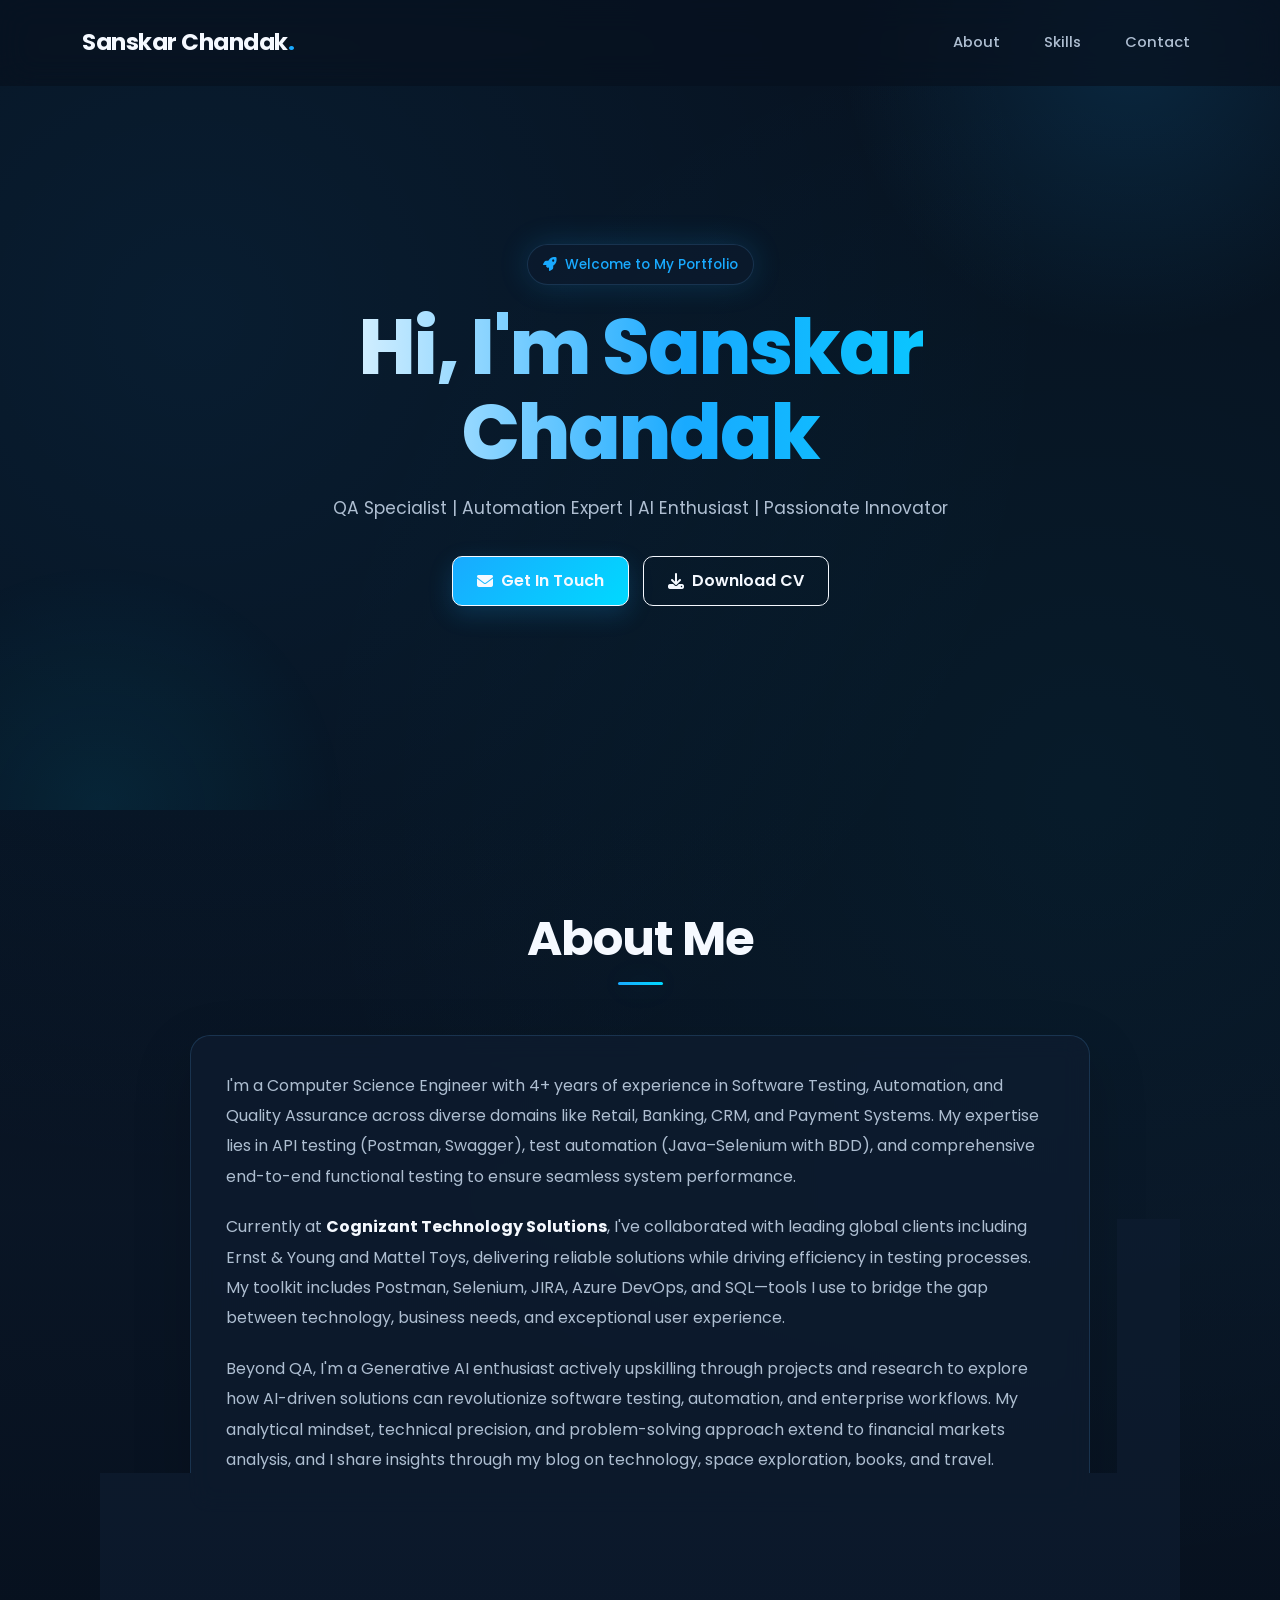
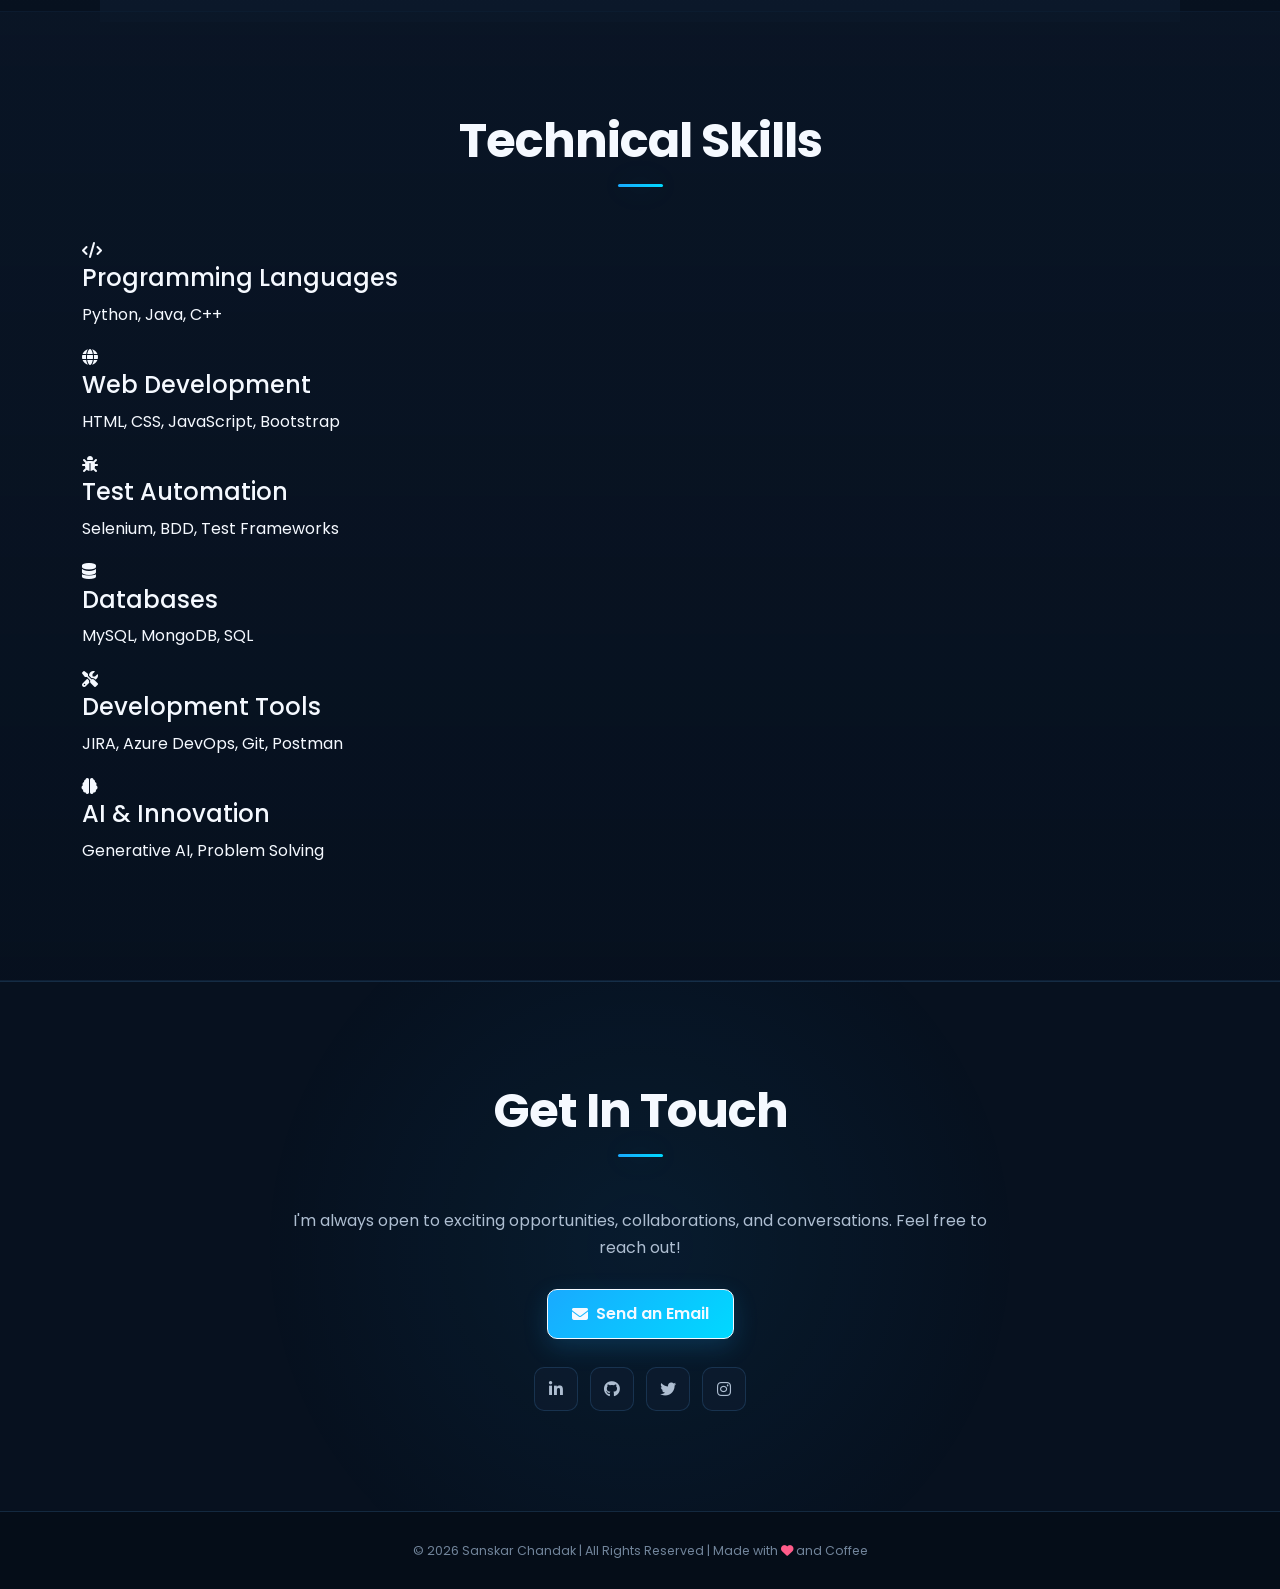
<file: Index.html>
<!DOCTYPE html>
<html lang="en">
<head>
    <meta charset="UTF-8">
    <meta name="viewport" content="width=device-width, initial-scale=1">
    <title>Sanskar Chandak | QA Specialist & AI Enthusiast</title>
    <link rel="stylesheet" href="https://cdn.jsdelivr.net/npm/bootstrap@5.3.0/dist/css/bootstrap.min.css">
    <link rel="stylesheet" href="https://cdnjs.cloudflare.com/ajax/libs/font-awesome/6.4.0/css/all.min.css">
    <link href="https://fonts.googleapis.com/css2?family=Poppins:wght@300;400;600;700;800&family=Playfair+Display:wght@700;800&display=swap" rel="stylesheet">
    <link rel="apple-touch-icon" href="assets/images/icon.png" sizes="32x32">
    <link rel="stylesheet" href="assets/css/main.css">
    <meta name="description" content="QA Specialist & AI Enthusiast with 4.2+ years of experience in software testing and automation.">
    <meta name="keywords" content="QA Specialist, Software Testing, Test Automation, AI, Machine Learning">
    <meta name="author" content="Sanskar Chandak">
</head>
<body>

    <!-- NAVBAR / HEADER -->
    <nav class="navbar navbar-expand-lg">
        <div class="container">
            <!-- <a class="navbar-brand" href="#top"><i class="fas fa-code">Sanskar Chandak</i></a> -->
             <a class="navbar-brand" href="#top">Sanskar Chandak</a>
            <button class="navbar-toggler" type="button" data-bs-toggle="collapse" data-bs-target="#navbarNav" aria-controls="navbarNav" aria-expanded="false" aria-label="Toggle navigation">
                <span class="navbar-toggler-icon"></span>
            </button>
            <div class="collapse navbar-collapse" id="navbarNav">
                <ul class="navbar-nav ms-auto">
                    <li class="nav-item"><a class="nav-link" name="about" href="#about">About</a></li>
                    <li class="nav-item"><a class="nav-link" name="skills" href="#skills">Skills</a></li>
                    <li class="nav-item"><a class="nav-link" name="contact" href="#contact">Contact</a></li>
                </ul>
            </div>
        </div>
    </nav>

    <!-- HERO SECTION -->
    <section class="hero" id="top">
        <div class="container">
            <div class="hero-subtitle reveal">
                <i class="fas fa-rocket"></i> Welcome to My Portfolio
            </div>
            <h1 class="reveal">Hi, I'm Sanskar Chandak</h1>
            <p class="reveal">QA Specialist | Automation Expert | AI Enthusiast | Passionate Innovator</p>
            
            <div class="cta-buttons">
                <a href="#contact" class="btn btn-primary-custom reveal">
                    <i class="fas fa-envelope"></i> Get In Touch
                </a>
                <a href="assets/docs/Sanskar_chandak_resume.pdf" class="btn btn-secondary-custom reveal" name="download" download>
                    <i class="fas fa-download"></i> Download CV
                </a>
            </div>
        </div>
    </section>

    <!-- ABOUT SECTION -->
    <section id="about" class="about-section">
        <div class="container">
            <h2 class="section-title reveal">About Me</h2>
            <div class="about">
                <p class="reveal">
                    I'm a Computer Science Engineer with 4+ years of experience in Software Testing, Automation, and Quality Assurance across diverse domains like Retail, Banking, CRM, and Payment Systems. My expertise lies in API testing (Postman, Swagger), test automation (Java–Selenium with BDD), and comprehensive end-to-end functional testing to ensure seamless system performance.
                </p>
                <p class="reveal">
                    Currently at <strong>Cognizant Technology Solutions</strong>, I've collaborated with leading global clients including Ernst & Young and Mattel Toys, delivering reliable solutions while driving efficiency in testing processes. My toolkit includes Postman, Selenium, JIRA, Azure DevOps, and SQL—tools I use to bridge the gap between technology, business needs, and exceptional user experience.
                </p>
                <p class="reveal">
                    Beyond QA, I'm a Generative AI enthusiast actively upskilling through projects and research to explore how AI-driven solutions can revolutionize software testing, automation, and enterprise workflows. My analytical mindset, technical precision, and problem-solving approach extend to financial markets analysis, and I share insights through my blog on technology, space exploration, books, and travel.
                </p>
            </div>
        </div>
    </section>

    <!-- SKILLS SECTION -->
    <section id="skills" class="skills">
        <div class="container">
            <h2 class="section-title reveal">Technical Skills</h2>
            <div class="skills-container">
                <div class="skill-card reveal">
                    <i class="fas fa-code skill-icon"></i>
                    <h4>Programming Languages</h4>
                    <p>Python, Java, C++</p>
                </div>
                <div class="skill-card reveal">
                    <i class="fas fa-globe skill-icon"></i>
                    <h4>Web Development</h4>
                    <p>HTML, CSS, JavaScript, Bootstrap</p>
                </div>
                <div class="skill-card reveal">
                    <i class="fas fa-bug skill-icon"></i>
                    <h4>Test Automation</h4>
                    <p>Selenium, BDD, Test Frameworks</p>
                </div>
                <div class="skill-card reveal">
                    <i class="fas fa-database skill-icon"></i>
                    <h4>Databases</h4>
                    <p>MySQL, MongoDB, SQL</p>
                </div>
                <div class="skill-card reveal">
                    <i class="fas fa-tools skill-icon"></i>
                    <h4>Development Tools</h4>
                    <p>JIRA, Azure DevOps, Git, Postman</p>
                </div>
                <div class="skill-card reveal">
                    <i class="fas fa-brain skill-icon"></i>
                    <h4>AI & Innovation</h4>
                    <p>Generative AI, Problem Solving</p>
                </div>
            </div>
        </div>
    </section>

    <!-- CONTACT SECTION -->
    <section id="contact" class="contact">
        <div class="container">
            <h2 class="section-title reveal">Get In Touch</h2>
            <div class="contact-content">
                <p class="reveal">I'm always open to exciting opportunities, collaborations, and conversations. Feel free to reach out!</p>
                
                <a href="mailto:connectwithsanskar@gmail.com" class="btn btn-primary-custom reveal">
                    <i class="fas fa-envelope" name="contact"></i> Send an Email
                </a>

                <div class="social-links">
                    <a href="https://www.linkedin.com/in/sanskarchandak/" target="sanskar's LinkedIn" class="social-icon reveal" title="LinkedIn">
                        <i class="fab fa-linkedin-in"></i>
                    </a>
                    <a href="https://github.com/sanskarchandak" target="sanskar's GitHub" class="social-icon reveal" title="GitHub">
                        <i class="fab fa-github"></i>
                    </a>
                    <a href="https://twitter.com" target="_blank" class="social-icon reveal" title="Twitter">
                        <i class="fab fa-twitter"></i>
                    </a>
                    <a href="https://instagram.com" target="_blank" class="social-icon reveal" title="Instagram">
                        <i class="fab fa-instagram"></i>
                    </a>
                </div>
            </div>
        </div>
    </section>

    <!-- FOOTER -->
    <footer class="footer">
        <p>&copy; <span id="year"></span> Sanskar Chandak | All Rights Reserved | Made with <i class="fas fa-heart"></i> and Coffee</p>
    </footer>

    <script src="https://cdn.jsdelivr.net/npm/bootstrap@5.3.0/dist/js/bootstrap.bundle.min.js"></script>

    <script>
        // ===== DYNAMIC COPYRIGHT YEAR =====
        document.addEventListener('DOMContentLoaded', function() {
            const yearSpan = document.getElementById('year');
            if (yearSpan) {
                yearSpan.textContent = new Date().getFullYear();
            }
        });

        // ===== NAVBAR SCROLL DETECTION =====
        const navbar = document.querySelector('.navbar');
        let lastScrollY = 0;

        window.addEventListener('scroll', function() {
            lastScrollY = window.scrollY;
            if (lastScrollY > 50) {
                navbar.classList.add('scrolled');
            } else {
                navbar.classList.remove('scrolled');
            }
        });

        // ===== SCROLL REVEAL ANIMATION =====
        const revealElements = document.querySelectorAll('.reveal');

        const revealOnScroll = () => {
            revealElements.forEach((element) => {
                const topOfElement = element.getBoundingClientRect().top;
                const bottomOfElement = element.getBoundingClientRect().bottom;

                // If element is visible in viewport
                if (topOfElement < window.innerHeight && bottomOfElement > 0) {
                    element.classList.add('active');
                }
            });
        };

        // Trigger on page load
        window.addEventListener('load', revealOnScroll);
        
        // Trigger on scroll (throttled for performance)
        let ticking = false;
        window.addEventListener('scroll', function() {
            if (!ticking) {
                window.requestAnimationFrame(revealOnScroll);
                ticking = true;
                setTimeout(() => {
                    ticking = false;
                }, 100);
            }
        });

        // ===== SMOOTH NAVIGATION ACTIVE LINK =====
        const navLinks = document.querySelectorAll('.nav-link');

        navLinks.forEach(link => {
            link.addEventListener('click', function(e) {
                // Remove active class from all links
                navLinks.forEach(l => l.classList.remove('active'));
                // Add active class to clicked link
                this.classList.add('active');
            });
        });

        // ===== NAVBAR CLOSE ON LINK CLICK (Mobile) =====
        const navbarCollapse = document.querySelector('.navbar-collapse');
        navLinks.forEach(link => {
            link.addEventListener('click', function() {
                if (navbarCollapse.classList.contains('show')) {
                    document.querySelector('.navbar-toggler').click();
                }
            });
        });
    </script>

</body>
</html>
</file>
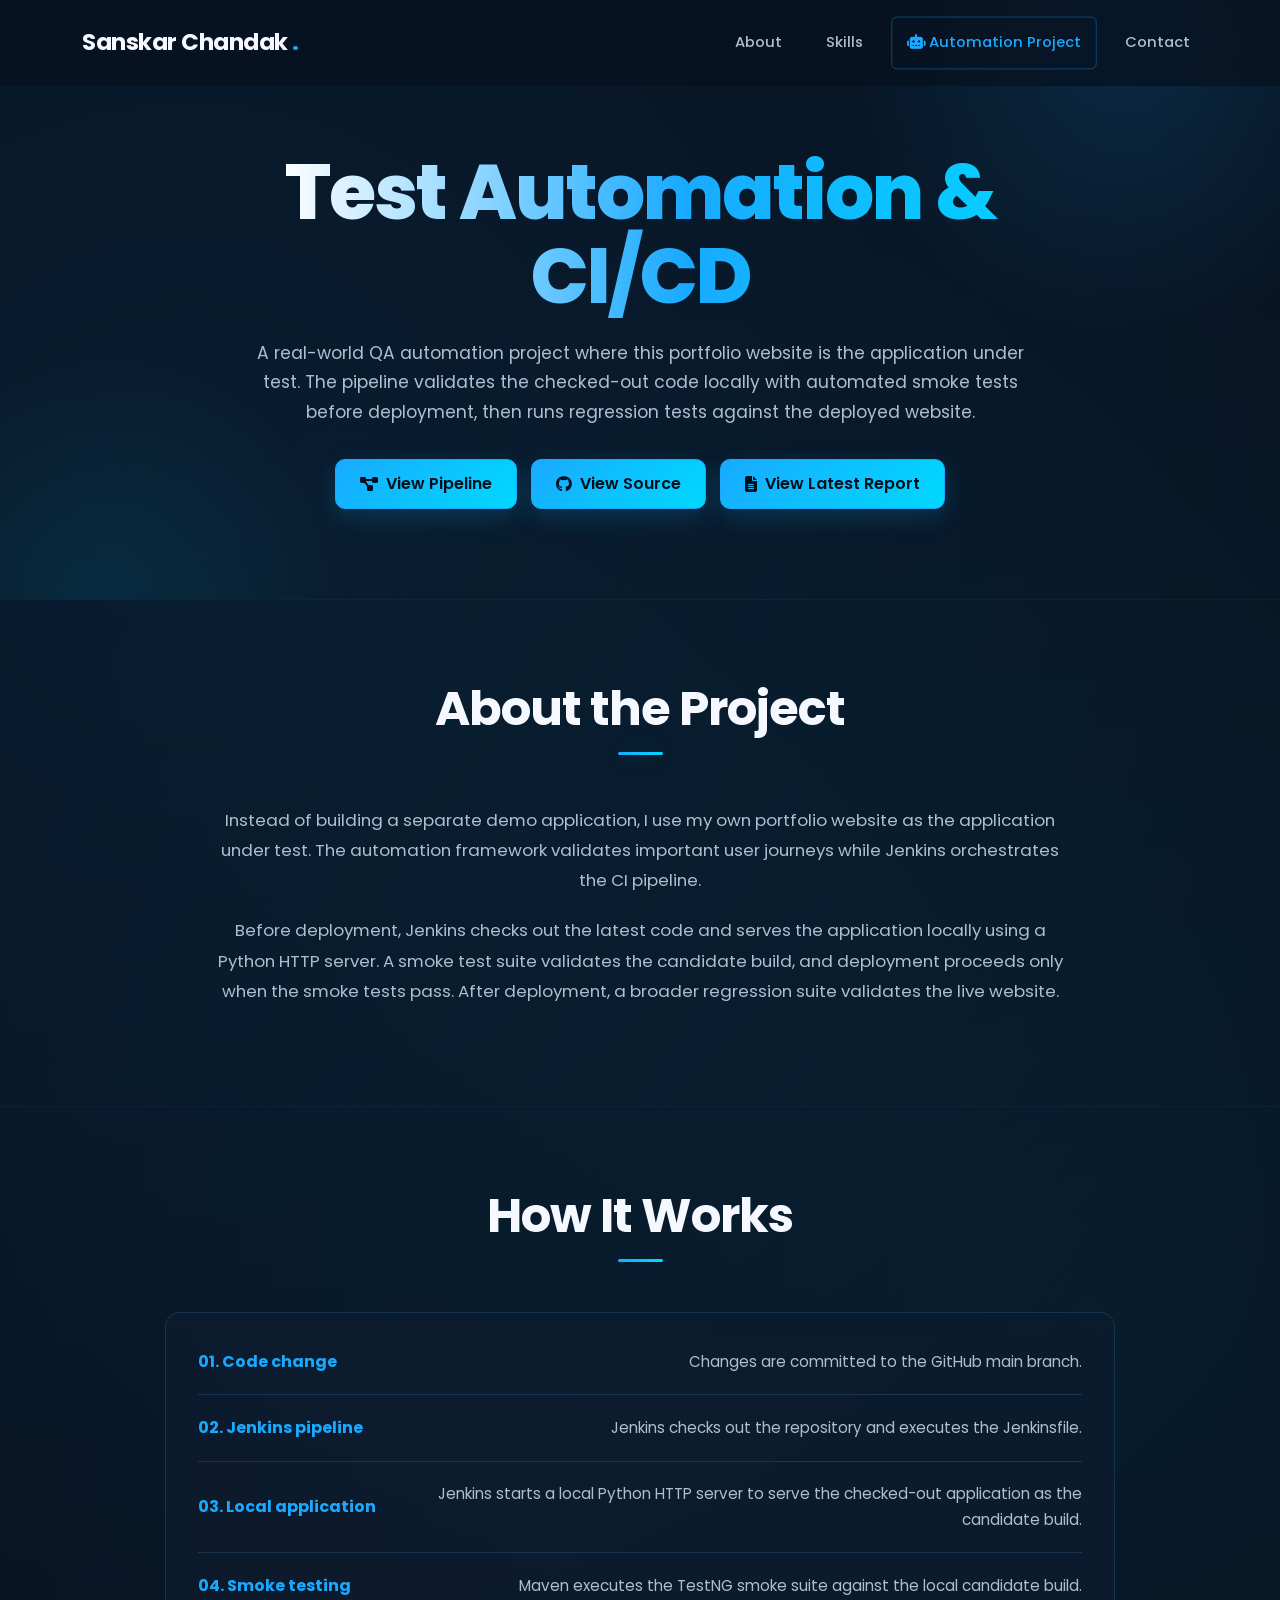
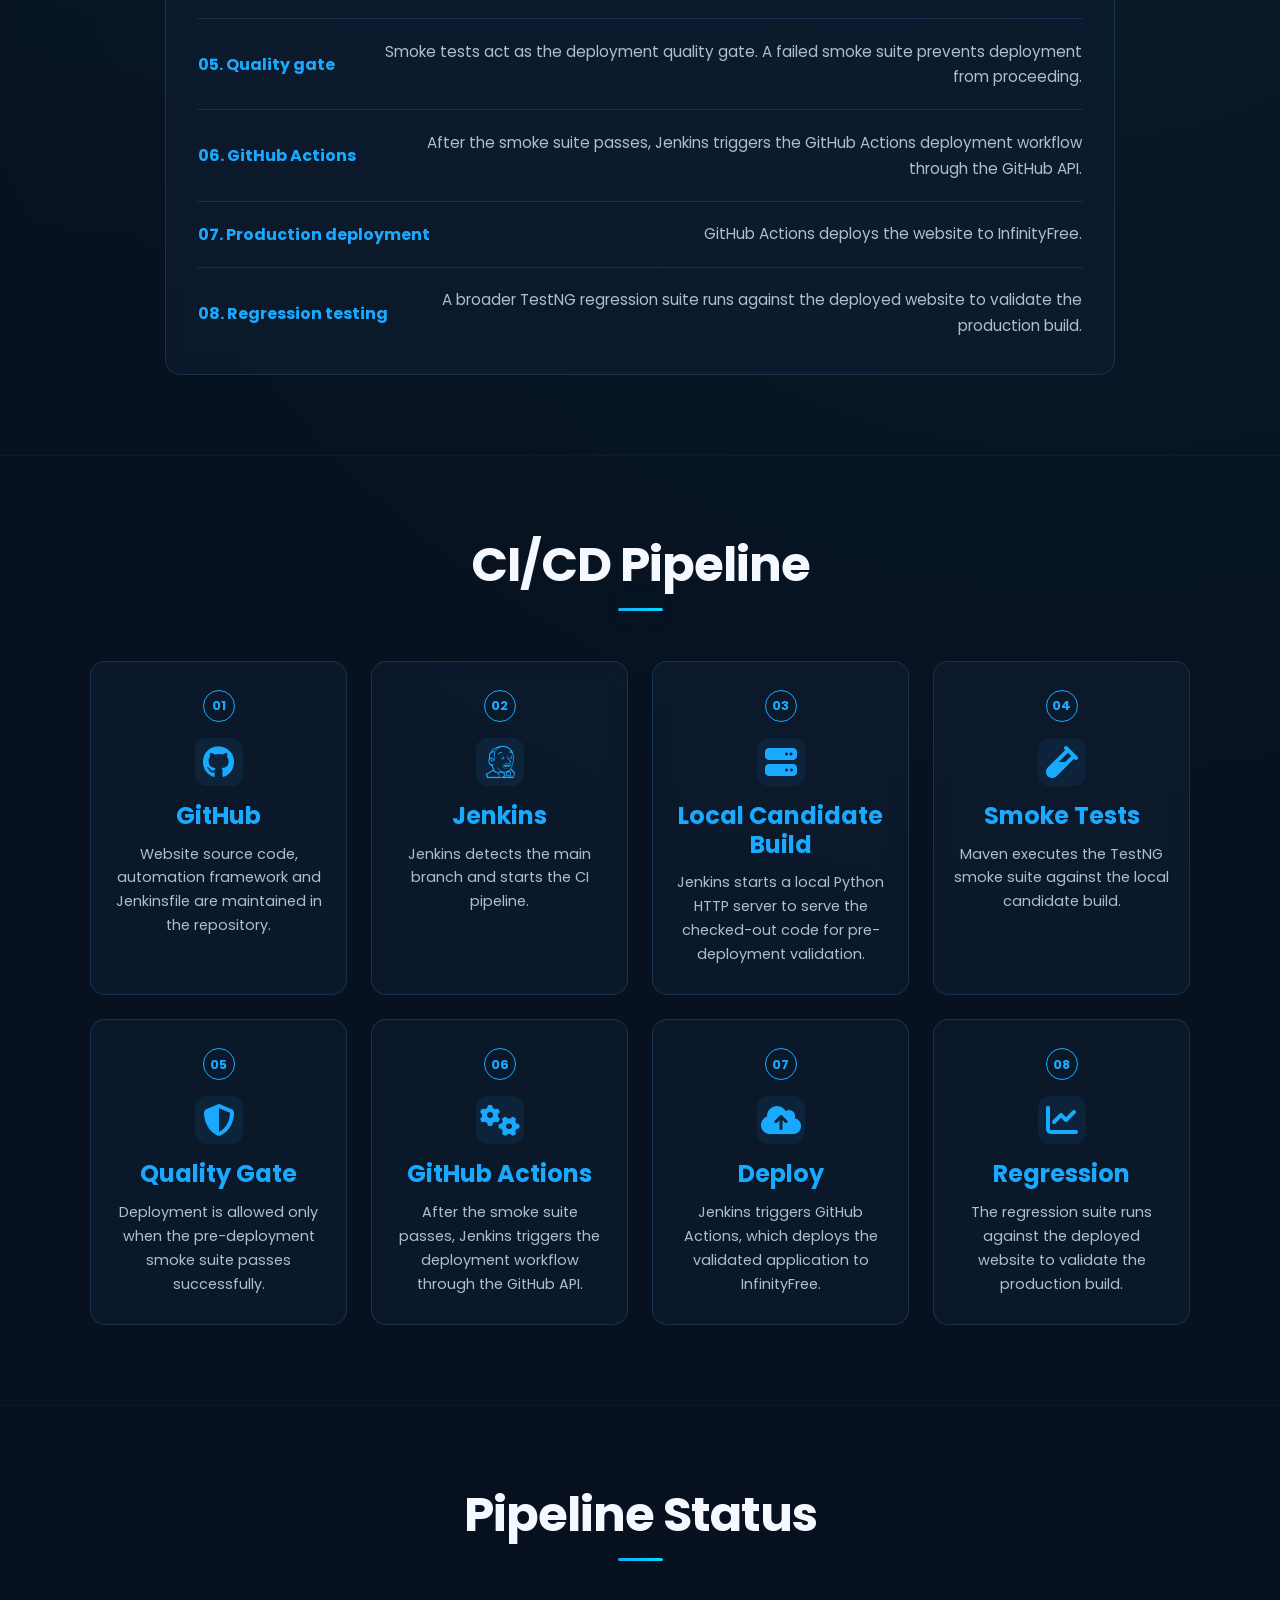
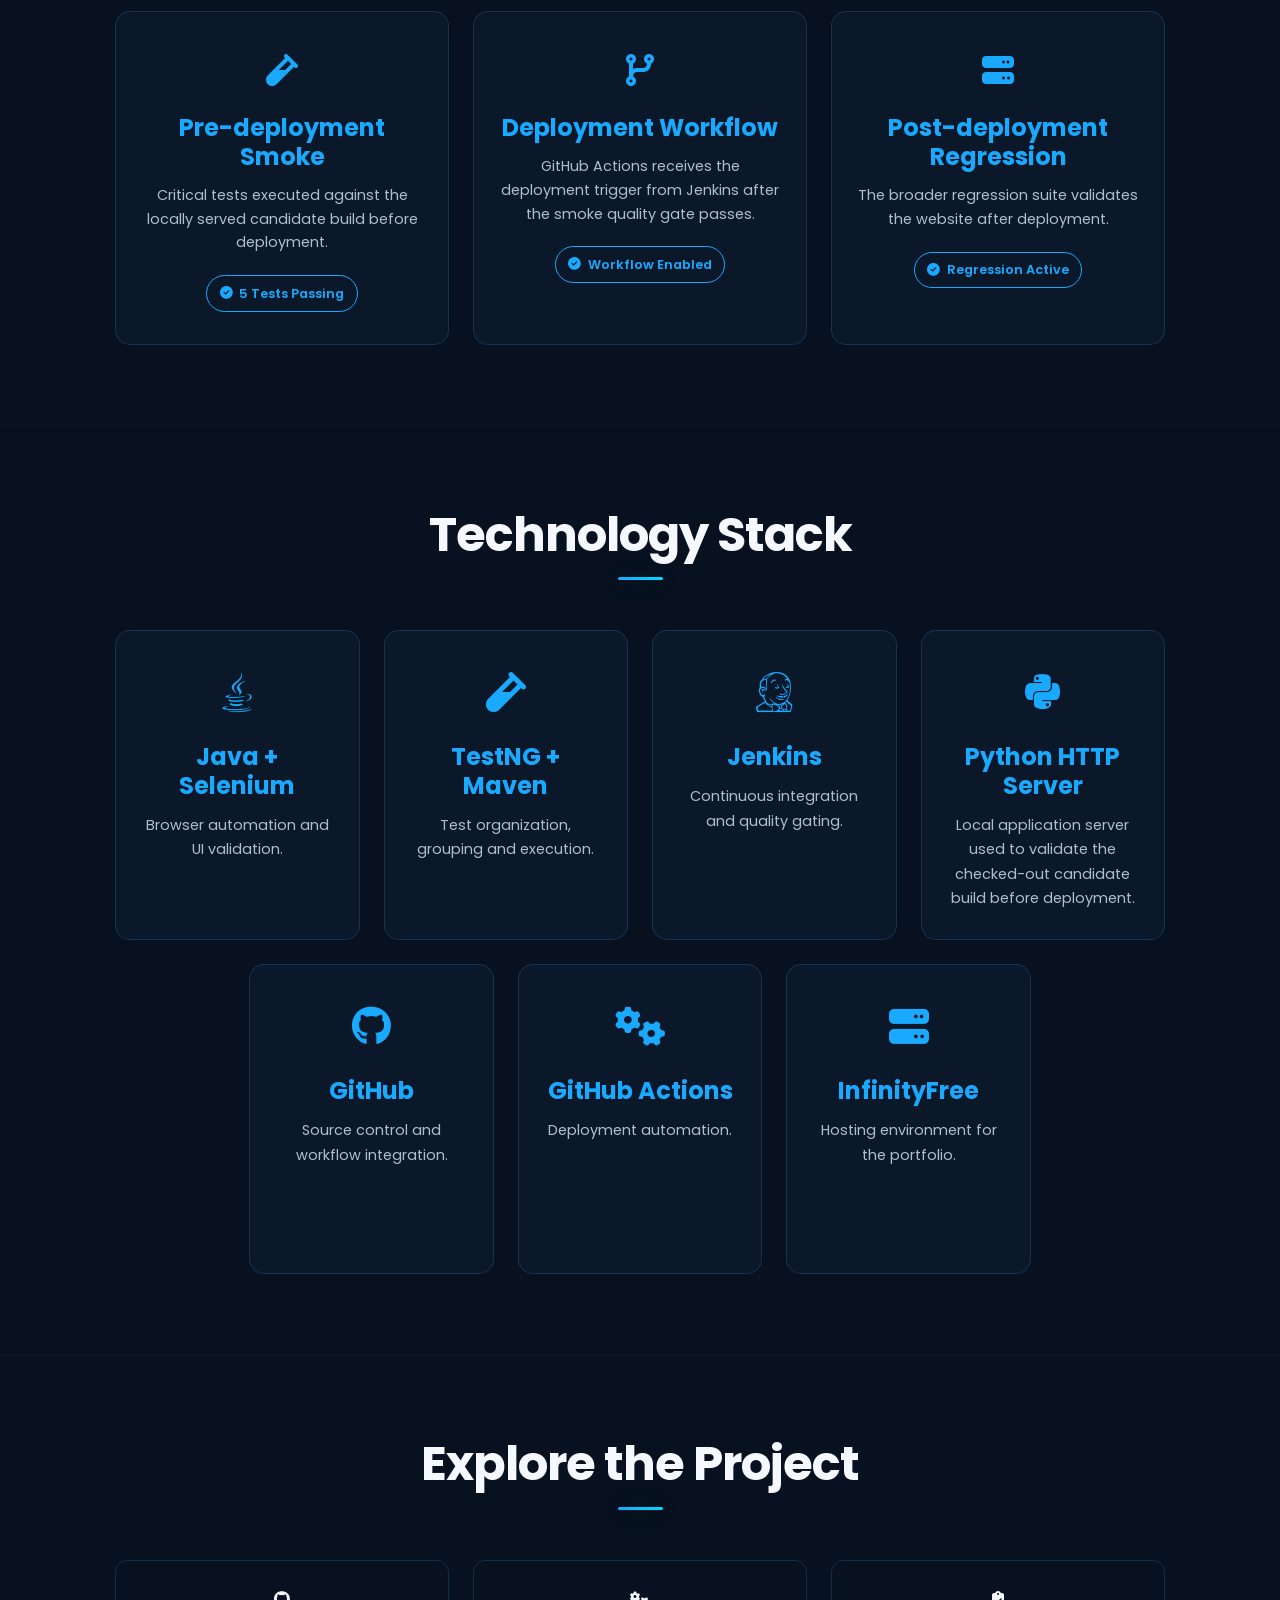
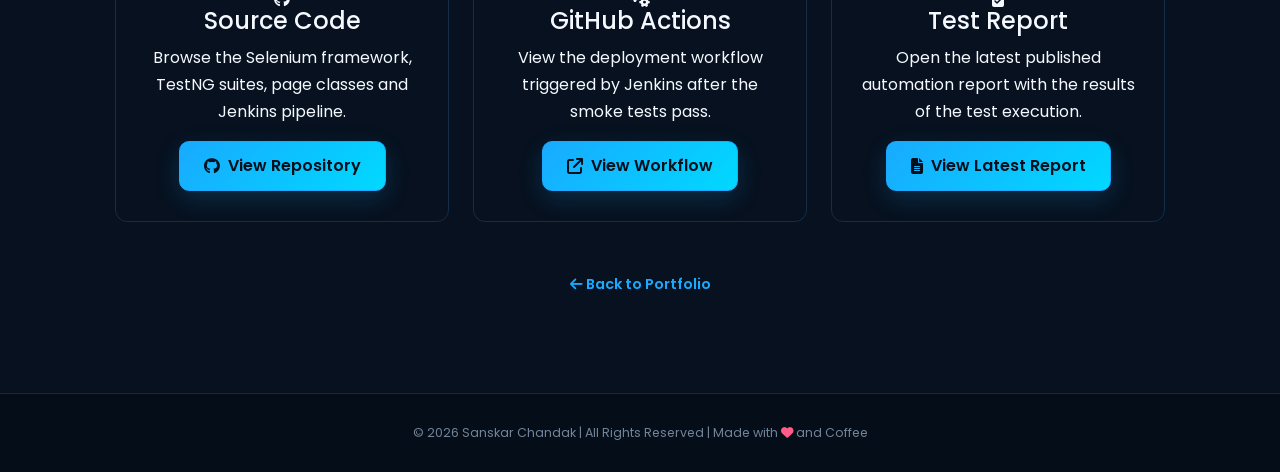
<file: Automation.html>
<!DOCTYPE html>
<html lang="en">
<head>
    <meta charset="UTF-8">
    <meta name="viewport" content="width=device-width, initial-scale=1">

    <title>Test Automation Project | Sanskar Chandak</title>

    <!-- Bootstrap -->
    <link rel="stylesheet"
          href="https://cdn.jsdelivr.net/npm/bootstrap@5.3.0/dist/css/bootstrap.min.css">

    <!-- Font Awesome -->
    <link rel="stylesheet"
          href="https://cdnjs.cloudflare.com/ajax/libs/font-awesome/6.4.0/css/all.min.css">

    <!-- Google Fonts -->
    <link href="https://fonts.googleapis.com/css2?family=Poppins:wght@300;400;600;700;800&family=Playfair+Display:wght@700;800&display=swap"
          rel="stylesheet">

    <!-- Favicon -->
    <link rel="apple-touch-icon"
          href="assets/images/icon.png"
          sizes="32x32">

    <!-- Main Portfolio CSS -->
    <link rel="stylesheet"
          href="assets/css/main.css">


    <!-- =========================================
         AUTOMATION PAGE - LAYOUT ONLY
         Visual styling comes from main.css
    ========================================== -->

    <style>

        /* ==============================
           HERO
        ============================== */

        .automation-hero {
            min-height: auto;
            padding: 150px 0 90px;
        }

        .automation-hero p {
            max-width: 800px;
            margin: 0 auto 2rem;
        }


        /* ==============================
           PROJECT SECTIONS
        ============================== */

        .project-section {
            padding: 80px 0;
        }

        .project-intro {
            max-width: 850px;
            margin: 0 auto;
            text-align: center;
        }

        .project-intro p {
            color: var(--text-secondary);
            font-size: 1.05rem;
            line-height: 1.8;
            margin-bottom: 1.25rem;
        }


        /* ==============================
           PIPELINE
        ============================== */

        .pipeline-grid {
            display: grid;
            grid-template-columns: repeat(4, minmax(0, 1fr));
            gap: 1.5rem;
            max-width: 1100px;
            margin: 0 auto;
        }

        .pipeline-card {
            background: var(--card-bg);
            border: 1px solid var(--card-border);
            border-radius: 15px;
            padding: 1.75rem 1.25rem;
            text-align: center;
            transition: all 0.3s ease;
            backdrop-filter: blur(10px);
        }

        .pipeline-card:hover {
            transform: translateY(-8px);
            border-color: var(--accent-primary);
            box-shadow: var(--shadow-glow);
        }

        .pipeline-number {
            display: inline-flex;
            align-items: center;
            justify-content: center;

            width: 2rem;
            height: 2rem;

            border: 1px solid var(--accent-primary);
            border-radius: 50%;

            color: var(--accent-primary);
            font-size: 0.8rem;
            font-weight: 700;

            margin-bottom: 1rem;
        }

        .pipeline-icon {
            color: var(--accent-primary);
            font-size: 2rem;
            margin-bottom: 1rem;
        }

        .pipeline-card h4 {
            color: var(--accent-primary);
            font-weight: 700;
            margin-bottom: 0.75rem;
        }

        .pipeline-card p {
            color: var(--text-secondary);
            font-size: 0.9rem;
            line-height: 1.65;
            margin: 0;
        }


        /* ==============================
           STATUS
        ============================== */

        .status-grid {
            display: grid;
            grid-template-columns: repeat(3, 1fr);
            gap: 1.5rem;
            max-width: 1050px;
            margin: 0 auto;
        }

        .status-card {
            background: var(--card-bg);
            border: 1px solid var(--card-border);
            border-radius: 15px;
            padding: 2rem 1.5rem;
            text-align: center;

            transition: all 0.3s ease;
            backdrop-filter: blur(10px);

            display: flex;
            flex-direction: column;
            align-items: center;
        }

        .status-card:hover {
            transform: translateY(-8px);
            border-color: var(--accent-primary);
            box-shadow: var(--shadow-glow);
        }

        .status-icon {
            color: var(--accent-primary);
            font-size: 2rem;
            margin-bottom: 1rem;
        }

        .status-card h4 {
            color: var(--accent-primary);
            font-weight: 700;
            margin-bottom: 0.75rem;
        }

        .status-card p {
            color: var(--text-secondary);
            font-size: 0.9rem;
            line-height: 1.65;
            margin: 0;
            min-height: 3rem;
        }

        .status-badge {
            display: inline-flex;
            align-items: center;
            gap: 0.4rem;

            margin-top: 1.25rem;

            padding: 0.4rem 0.8rem;

            border: 1px solid currentColor;
            border-radius: 999px;

            color: var(--accent-primary);
            font-size: 0.8rem;
            font-weight: 600;
        }


        /* ==============================
           WORKFLOW
        ============================== */

        .workflow-box {
            max-width: 950px;
            margin: 0 auto;

            padding: 1rem 2rem;

            background: var(--card-bg);
            border: 1px solid var(--card-border);
            border-radius: 15px;

            backdrop-filter: blur(10px);
        }

        .workflow-row {
            display: flex;
            justify-content: space-between;
            align-items: center;

            gap: 2rem;

            padding: 1.2rem 0;

            border-bottom: 1px solid var(--card-border);
        }

        .workflow-row:last-child {
            border-bottom: none;
        }

        .workflow-step {
            color: var(--accent-primary);
            font-weight: 700;
            white-space: nowrap;
        }

        .workflow-desc {
            color: var(--text-secondary);
            font-size: 0.95rem;
            text-align: right;
        }


        /* ==============================
           TECHNOLOGY STACK
        ============================== */

        .stack-grid {
            display: grid;
            grid-template-columns: repeat(24, minmax(0, 1fr));
            gap: 1.5rem;

            max-width: 1050px;
            margin: 0 auto;
        }

        .stack-card:nth-child(n + 1) {
            grid-column: span 6;
        }

        /* Place the final three cards as a centered group on desktop. */
        .stack-card:nth-child(5) { grid-column: 4 / span 6; }
        .stack-card:nth-child(6) { grid-column: 10 / span 6; }
        .stack-card:nth-child(7) { grid-column: 16 / span 6; }

        .stack-card {
            background: var(--card-bg);
            border: 1px solid var(--card-border);
            border-radius: 15px;
            min-height: 310px;
            height: 100%;
            padding: 1.75rem;

            text-align: center;

            transition: all 0.3s ease;
            backdrop-filter: blur(10px);
        }

        .stack-card:hover {
            transform: translateY(-8px);
            border-color: var(--accent-primary);
            box-shadow: var(--shadow-glow);
        }

        .stack-icon {
            color: var(--accent-primary);
            font-size: 2.5rem;
            margin-bottom: 1rem;
        }

        .stack-card h4 {
            color: var(--accent-primary);
            font-weight: 700;
            margin-bottom: 0.75rem;
        }

        .stack-card p {
            color: var(--text-secondary);
            font-size: 0.9rem;
            margin: 0;
        }


        /* ==============================
           PROJECT LINKS
        ============================== */

        .link-cards {
            display: grid;
            grid-template-columns: repeat(3, 1fr);

            gap: 1.5rem;

            max-width: 1050px;
            margin: 0 auto;
        }

        .link-cards .skill-card {
            display: flex;
            flex-direction: column;
            align-items: center;

            height: 100%;
            margin: 0;
        }

        .link-cards .skill-card p {
            flex: 1;
            margin-bottom: 1.5rem;
        }
        /* ==============================
               Explore the project
            ============================== */
        .project-link-card {
            border: 1px solid rgba(55, 120, 180, 0.28);
            border-radius: 12px;
            padding: 30px 24px;
            transition:
                    transform 0.3s ease,
                    border-color 0.3s ease,
                    box-shadow 0.3s ease;
        }

        .project-link-card:hover {
            transform: translateY(-5px);
            border-color: rgba(25, 170, 255, 0.60);
            box-shadow: 0 10px 30px rgba(25, 170, 255, 0.08);
        }
        .project-link-card {
            height: 100%;
            display: flex;
            flex-direction: column;
            align-items: center;
            text-align: center;
        }

        .project-link-card .btn {
            margin-top: auto;
        }
        /* ==============================
           BACK LINK
        ============================== */

        .back-link {
            text-align: center;
            margin-top: 3rem;
        }

        .back-link a {
            color: var(--accent-primary);
            text-decoration: none;
            font-weight: 600;
        }

        .back-link a:hover {
            color: var(--accent-secondary);
        }


        /* ==============================
           RESPONSIVE
        ============================== */

        @media (max-width: 900px) {
            .pipeline-grid,
            .status-grid,
            .stack-grid,
            .link-cards {
                grid-template-columns: repeat(2, minmax(0, 1fr));
            }
            .stack-grid { grid-template-columns: repeat(12, minmax(0, 1fr)); }
            .stack-card:nth-child(n + 1) { grid-column: span 6; }
            .stack-card:nth-child(5), .stack-card:nth-child(6), .stack-card:nth-child(7) { grid-column: auto; }

        }

        @media (max-width: 600px) {
            .pipeline-grid,
            .status-grid,
            .stack-grid,
            .link-cards {
                grid-template-columns: 1fr;
            }
            .stack-card:nth-child(n + 1) { grid-column: 1; }
            .workflow-box { padding: 0.75rem 1.25rem; }
            .workflow-row {
                flex-direction: column;
                align-items: flex-start;
                gap: 0.4rem;
            }
            .workflow-step { white-space: normal; }
            .workflow-desc { text-align: left; }
        }

        @media (prefers-reduced-motion: reduce) {
            .pipeline-card, .status-card, .stack-card, .project-link-card { transition: none; }
            .pipeline-card:hover, .status-card:hover, .stack-card:hover, .project-link-card:hover { transform: none; }
        }
    </style>
</head>


<body>


<!-- ==============================
     NAVBAR
================================== -->

<nav class="navbar navbar-expand-lg">

    <div class="container">

        <a class="navbar-brand"
           href="index.html">
            Sanskar Chandak
        </a>


        <button class="navbar-toggler"
                type="button"
                data-bs-toggle="collapse"
                data-bs-target="#navbarNav"
                aria-controls="navbarNav"
                aria-expanded="false"
                aria-label="Toggle navigation">

            <span class="navbar-toggler-icon"></span>

        </button>


        <div class="collapse navbar-collapse"
             id="navbarNav">

            <ul class="navbar-nav ms-auto">

                <li class="nav-item">

                    <a class="nav-link"
                       name="about"
                       href="index.html#about">

                        About

                    </a>

                </li>


                <li class="nav-item">

                    <a class="nav-link"
                       name="skills"
                       href="index.html#skills">

                        Skills

                    </a>

                </li>


                <li class="nav-item">

                    <a class="nav-link automation-link" name="automation" href="./Automation.html">
                        <i class="fas fa-robot"></i> Automation Project
                    </a>

                </li>


                <li class="nav-item">

                    <a class="nav-link"
                       name="contact"
                       href="index.html#contact">

                        Contact

                    </a>

                </li>

            </ul>

        </div>

    </div>

</nav>



<!-- ==============================
     HERO
================================== -->

<section class="hero automation-hero"
         id="top">

    <div class="container">

        <h1>
            Test Automation &amp; CI/CD
        </h1>


        <p>
            A real-world QA automation project where this portfolio website is the application under test. The pipeline validates the checked-out code locally with automated smoke tests before deployment, then runs regression tests against the deployed website.
        </p>


        <div class="cta-buttons">

            <a href="#pipeline"
               class="btn btn-primary-custom">

                <i class="fas fa-diagram-project"></i>

                View Pipeline

            </a>


            <a href="https://github.com/sanskarchandak/portfolio"
               class="btn btn-primary-custom"
               target="_blank"
               rel="noopener noreferrer">

                <i class="fab fa-github"></i>

                View Source

            </a>

            <a href="reports/latest/index.html"
               class="btn btn-primary-custom"
               name="test-report"
               target="_blank"
               rel="noopener noreferrer">

                <i class="fas fa-file-lines"></i>

                View Latest Report

            </a>

        </div>

    </div>

</section>



<!-- ==============================
     PROJECT OVERVIEW
================================== -->

<section class="project-section"
         id="overview">

    <div class="container">

        <h2 class="section-title">
            About the Project
        </h2>


        <div class="project-intro">

            <p>
                Instead of building a separate demo application, I use my own portfolio website as the application under test. The automation framework validates important user journeys while Jenkins orchestrates the CI pipeline.
            </p>
            <p>
                Before deployment, Jenkins checks out the latest code and serves the application locally using a Python HTTP server. A smoke test suite validates the candidate build, and deployment proceeds only when the smoke tests pass. After deployment, a broader regression suite validates the live website.
            </p>

        </div>

    </div>

</section>
<!-- ==============================
     HOW IT WORKS
================================== -->

<section class="project-section"
         id="workflow">

    <div class="container">

        <h2 class="section-title">
            How It Works
        </h2>


        <div class="workflow-box reveal">


            <div class="workflow-row">

                <span class="workflow-step">
                    01. Code change
                </span>

                <span class="workflow-desc">
                    Changes are committed to the GitHub main branch.
                </span>

            </div>


            <div class="workflow-row">

                <span class="workflow-step">
                    02. Jenkins pipeline
                </span>

                <span class="workflow-desc">
                    Jenkins checks out the repository and executes the Jenkinsfile.
                </span>

            </div>

            <div class="workflow-row">
                <span class="workflow-step">03. Local application</span>
                <span class="workflow-desc">Jenkins starts a local Python HTTP server to serve the checked-out application as the candidate build.</span>
            </div>
            <div class="workflow-row">

                <span class="workflow-step">
                    04. Smoke testing
                </span>

                <span class="workflow-desc">
                   Maven executes the TestNG smoke suite against the local candidate build.
                </span>

            </div>


            <div class="workflow-row">

                <span class="workflow-step">
                    05. Quality gate
                </span>

                <span class="workflow-desc">
                   Smoke tests act as the deployment quality gate. A failed smoke suite prevents deployment from proceeding.
                </span>

            </div>


            <div class="workflow-row">

                <span class="workflow-step">
                    06. GitHub Actions
                </span>

                <span class="workflow-desc">
                    After the smoke suite passes, Jenkins triggers the GitHub Actions deployment workflow through the GitHub API.
                </span>

            </div>


            <div class="workflow-row">

                <span class="workflow-step">
                    07. Production deployment
                </span>

                <span class="workflow-desc">
                    GitHub Actions deploys the website to InfinityFree.
                </span>

            </div>
            <div class="workflow-row">
                <span class="workflow-step">08. Regression testing</span>
                <span class="workflow-desc">A broader TestNG regression suite runs against the deployed website to validate the production build.</span>
            </div>

        </div>

    </div>

</section>




<!-- ==============================
     CI/CD PIPELINE
================================== -->

<section class="project-section"
         id="pipeline">

    <div class="container">

        <h2 class="section-title">
            CI/CD Pipeline
        </h2>


        <div class="pipeline-grid">


            <!-- GITHUB -->

            <div class="pipeline-card reveal">

                <span class="pipeline-number">
                    01
                </span>


                <div class="pipeline-icon">

                    <i class="fab fa-github"></i>

                </div>


                <h4>
                    GitHub
                </h4>


                <p>
                    Website source code, automation framework and
                    Jenkinsfile are maintained in the repository.
                </p>

            </div>



            <!-- JENKINS -->

            <div class="pipeline-card reveal">

                <span class="pipeline-number">
                    02
                </span>


                <div class="pipeline-icon">

                    <i class="fab fa-jenkins"></i>

                </div>


                <h4>
                    Jenkins
                </h4>


                <p>
                    Jenkins detects the main branch and starts the
                    CI pipeline.
                </p>

            </div>

            <!-- Local Candidate Build -->
            <div class="pipeline-card reveal">

                <span class="pipeline-number">
                    03
                </span>


                <div class="pipeline-icon">

                    <i class="fas fa-server" aria-hidden="true"></i>

                </div>


                <h4>
                    Local Candidate Build
                </h4>


                <p>
                    Jenkins starts a local Python HTTP server to serve the checked-out code for pre-deployment validation.
                </p>

            </div>

            <!-- SMOKE -->

            <div class="pipeline-card reveal">

                <span class="pipeline-number">
                    04
                </span>


                <div class="pipeline-icon">

                    <i class="fas fa-vial"></i>

                </div>


                <h4>
                    Smoke Tests
                </h4>


                <p>
                    Maven executes the TestNG smoke suite against the local candidate build.
                </p>

            </div>



            <!-- QUALITY GATE -->

            <div class="pipeline-card reveal">

                <span class="pipeline-number">
                    05
                </span>


                <div class="pipeline-icon">

                    <i class="fas fa-shield-halved"></i>

                </div>


                <h4>
                    Quality Gate
                </h4>


                <p>
                    Deployment is allowed only when the pre-deployment smoke suite passes successfully.
                </p>

            </div>



            <!-- GITHUB ACTIONS -->
            <div class="pipeline-card reveal">
                <span class="pipeline-number">06</span>
                <div class="pipeline-icon"><i class="fas fa-gears" aria-hidden="true"></i></div>
                <h4>GitHub Actions</h4>
                <p>After the smoke suite passes, Jenkins triggers the deployment workflow through the GitHub API.</p>
            </div>
            <!-- DEPLOY -->

            <div class="pipeline-card reveal">

                <span class="pipeline-number">
                    07
                </span>


                <div class="pipeline-icon">

                    <i class="fas fa-cloud-arrow-up"></i>

                </div>


                <h4>
                    Deploy
                </h4>


                <p>
                    Jenkins triggers GitHub Actions, which deploys
                    the validated application to InfinityFree.
                </p>

            </div>

            <!-- REGRESSION -->

            <div class="pipeline-card reveal">

                <span class="pipeline-number">
                    08
                </span>


                <div class="pipeline-icon">

                    <i class="fas fa-chart-line" aria-hidden="true"></i>

                </div>


                <h4>
                    Regression
                </h4>


                <p>
                    The regression suite runs against the deployed website to validate the production build.
                </p>

            </div>

        </div>

    </div>

</section>



<!-- ==============================
     PIPELINE STATUS
================================== -->

<section class="project-section"
         id="status">

    <div class="container">

        <h2 class="section-title">
            Pipeline Status
        </h2>


        <div class="status-grid">


            <!-- SMOKE -->

            <div class="status-card reveal">

                <div class="status-icon">

                    <i class="fas fa-vial"></i>

                </div>


                <h4>
                    Pre-deployment Smoke
                </h4>


                <p>
                    Critical tests executed against the locally served candidate build before deployment.
                </p>


                <span class="status-badge">

                    <i class="fas fa-circle-check"></i>

                    5 Tests Passing

                </span>

            </div>



            <!-- GITHUB ACTIONS -->

            <div class="status-card reveal">

                <div class="status-icon">

                    <i class="fas fa-code-branch"></i>

                </div>


                <h4>
                    Deployment Workflow
                </h4>


                <p>
                    GitHub Actions receives the deployment trigger from Jenkins after the smoke quality gate passes.
                </p>


                <span class="status-badge">

                    <i class="fas fa-circle-check"></i>

                    Workflow Enabled

                </span>

            </div>



            <!--Post-deployment Regression -->

            <div class="status-card reveal">

                <div class="status-icon">

                    <i class="fas fa-server"></i>

                </div>


                <h4>
                    Post-deployment Regression
                </h4>


                <p>
                    The broader regression suite validates the website after deployment.
                </p>


                <span class="status-badge">

                    <i class="fas fa-circle-check"></i>

                    Regression Active
                </span>

            </div>


        </div>

    </div>

</section>


<!-- ==============================
     TECHNOLOGY STACK
================================== -->

<section class="project-section"
         id="stack">

    <div class="container">

        <h2 class="section-title">
            Technology Stack
        </h2>


        <div class="stack-grid">


            <div class="stack-card reveal">

                <div class="stack-icon">
                    <i class="fab fa-java"></i>
                </div>

                <h4>
                    Java + Selenium
                </h4>

                <p>
                    Browser automation and UI validation.
                </p>

            </div>


            <div class="stack-card reveal">

                <div class="stack-icon">
                    <i class="fas fa-vial"></i>
                </div>

                <h4>
                    TestNG + Maven
                </h4>

                <p>
                    Test organization, grouping and execution.
                </p>

            </div>


            <div class="stack-card reveal">

                <div class="stack-icon">
                    <i class="fab fa-jenkins"></i>
                </div>

                <h4>
                    Jenkins
                </h4>

                <p>
                    Continuous integration and quality gating.
                </p>

            </div>
            <div class="stack-card reveal">

                <div class="stack-icon">
                    <i class="fab fa-python" aria-hidden="true"></i>
                </div>

                <h4>
                    Python HTTP Server
                </h4>

                <p>
                    Local application server used to validate the checked-out candidate build before deployment.
                </p>

            </div>

            <div class="stack-card reveal">

                <div class="stack-icon">
                    <i class="fab fa-github"></i>
                </div>

                <h4>
                    GitHub
                </h4>

                <p>
                    Source control and workflow integration.
                </p>

            </div>


            <div class="stack-card reveal">

                <div class="stack-icon">
                    <i class="fas fa-gears"></i>
                </div>

                <h4>
                    GitHub Actions
                </h4>

                <p>
                    Deployment automation.
                </p>

            </div>


            <div class="stack-card reveal">

                <div class="stack-icon">
                    <i class="fas fa-server"></i>
                </div>

                <h4>
                    InfinityFree
                </h4>

                <p>
                    Hosting environment for the portfolio.
                </p>

            </div>


        </div>

    </div>

</section>



<!-- ==============================
     EXPLORE PROJECT
================================== -->

<section class="project-section" id="explore">

    <div class="container">

        <h2 class="section-title reveal">
            Explore the Project
        </h2>

        <div class="link-cards">

            <!-- SOURCE CODE -->

            <div class="project-link-card reveal">

                <i class="fab fa-github skill-icon"
                   aria-hidden="true"></i>

                <h4>
                    Source Code
                </h4>

                <p>
                    Browse the Selenium framework, TestNG suites,
                    page classes and Jenkins pipeline.
                </p>

                <a href="https://github.com/sanskarchandak/portfolio"
                   class="btn btn-primary-custom"
                   name="github-repo"
                   target="_blank"
                   rel="noopener noreferrer">

                    <i class="fab fa-github"
                       aria-hidden="true"></i>

                    View Repository

                </a>

            </div>


            <!-- GITHUB ACTIONS -->

            <div class="project-link-card reveal">

                <i class="fas fa-gears skill-icon"
                   aria-hidden="true"></i>

                <h4>
                    GitHub Actions
                </h4>

                <p>
                    View the deployment workflow triggered
                    by Jenkins after the smoke tests pass.
                </p>

                <a href="https://github.com/sanskarchandak/portfolio/actions/workflows/deploy.yml"
                   class="btn btn-primary-custom"
                   name="github-actions"
                   target="_blank"
                   rel="noopener noreferrer">

                    <i class="fas fa-arrow-up-right-from-square"
                       aria-hidden="true"></i>

                    View Workflow

                </a>

            </div>


            <!-- TEST REPORT -->

            <div class="project-link-card reveal">

                <i class="fas fa-clipboard-check skill-icon"
                   aria-hidden="true"></i>

                <h4>
                    Test Report
                </h4>

                <p>
                    Open the latest published automation report
                    with the results of the test execution.
                </p>

                <a href="reports/latest/index.html"
                   class="btn btn-primary-custom"
                   name="test-report"
                   target="_blank"
                   rel="noopener noreferrer">

                    <i class="fas fa-file-lines"
                       aria-hidden="true"></i>

                    View Latest Report

                </a>

            </div>

        </div>


        <p class="back-link reveal">

            <a href="index.html"
               name="back-home">

                <i class="fas fa-arrow-left"
                   aria-hidden="true"></i>

                Back to Portfolio

            </a>

        </p>

    </div>

</section>

<!-- ==============================
     FOOTER
================================== -->

<footer class="footer">

    <p>

        &copy;

        <span id="year"></span>

        Sanskar Chandak |

        All Rights Reserved |

        Made with

        <i class="fas fa-heart"></i>

        and Coffee

    </p>

</footer>



<!-- Bootstrap -->
<script src="https://cdn.jsdelivr.net/npm/bootstrap@5.3.0/dist/js/bootstrap.bundle.min.js">
</script>


<script>

    /* ==============================
       COPYRIGHT YEAR
    ============================== */

    document.addEventListener('DOMContentLoaded', function () {

        var yearSpan =
            document.getElementById('year');

        if (yearSpan) {

            yearSpan.textContent =
                new Date().getFullYear();

        }

    });


    /* ==============================
       NAVBAR SCROLL
    ============================== */

    var navbar =
        document.querySelector('.navbar');


    window.addEventListener('scroll', function () {

        navbar.classList.toggle(
            'scrolled',
            window.scrollY > 50
        );

    });


    /* ==============================
       SCROLL REVEAL
    ============================== */

    var revealElements =
        document.querySelectorAll('.reveal');


    function revealOnScroll() {

        revealElements.forEach(function (el) {

            var rect =
                el.getBoundingClientRect();


            if (
                rect.top < window.innerHeight &&
                rect.bottom > 0
            ) {

                el.classList.add('active');

            }

        });

    }


    window.addEventListener(
        'load',
        revealOnScroll
    );


    var ticking = false;


    window.addEventListener('scroll', function () {

        if (!ticking) {

            window.requestAnimationFrame(
                revealOnScroll
            );

            ticking = true;


            setTimeout(function () {

                ticking = false;

            }, 100);

        }

    });


    /* ==============================
       MOBILE NAVBAR
    ============================== */

    var navbarCollapse =
        document.querySelector('.navbar-collapse');


    document.querySelectorAll('.nav-link')
        .forEach(function (link) {

            link.addEventListener('click', function () {

                if (
                    navbarCollapse.classList.contains('show')
                ) {

                    document
                        .querySelector('.navbar-toggler')
                        .click();

                }

            });

        });

</script>

</body>
</html>
</file>
<file: assets/css/main.css>
/* =========================================================
   SANSKAR CHANDAK — QA PORTFOLIO
   Modern QA Engineering Dashboard Theme
   ========================================================= */

/* =========================================================
   ROOT / DESIGN SYSTEM
   ========================================================= */

:root {

    /* Background */
    --bg-primary: #07111f;
    --bg-secondary: #0b1728;
    --bg-tertiary: #0f1d30;

    /* Cards */
    --card-bg: rgba(14, 29, 48, 0.72);
    --card-bg-solid: #0e1d30;
    --card-border: rgba(83, 156, 220, 0.20);

    /* Text */
    --text-primary: #f5f9ff;
    --text-secondary: #aebed1;
    --text-muted: #71849a;

    /* Accent */
    --accent-primary: #19aaff;
    --accent-secondary: #00d9ff;
    --accent-purple: #8b5cf6;

    /* Status */
    --success: #35e89b;
    --warning: #ffb547;
    --danger: #ff5c8a;

    /* Effects */
    --glow-blue: 0 0 30px rgba(25, 170, 255, 0.18);
    --glow-cyan: 0 0 35px rgba(0, 217, 255, 0.16);

    /* Layout */
    --container-width: 1180px;
    --section-padding: 100px;

    /* Radius */
    --radius-sm: 8px;
    --radius-md: 14px;
    --radius-lg: 20px;

    /* Transition */
    --transition: 0.3s ease;
}


/* =========================================================
   RESET
   ========================================================= */

* {
    margin: 0;
    padding: 0;
    box-sizing: border-box;
}

html {
    scroll-behavior: smooth;
}

body {
    font-family: 'Poppins', sans-serif;
    background:
            radial-gradient(
                    circle at 15% 10%,
                    rgba(25, 170, 255, 0.08),
                    transparent 28%
            ),
            radial-gradient(
                    circle at 85% 25%,
                    rgba(0, 217, 255, 0.05),
                    transparent 30%
            ),
            var(--bg-primary);

    color: var(--text-primary);
    line-height: 1.7;
    overflow-x: hidden;
}

a {
    text-decoration: none;
}

img {
    max-width: 100%;
    display: block;
}

.container {
    width: min(92%, var(--container-width));
    margin: 0 auto;
}


/* =========================================================
   SCROLLBAR
   ========================================================= */

::-webkit-scrollbar {
    width: 8px;
}

::-webkit-scrollbar-track {
    background: var(--bg-primary);
}

::-webkit-scrollbar-thumb {
    background: linear-gradient(
            var(--accent-primary),
            var(--accent-secondary)
    );
    border-radius: 10px;
}


/* =========================================================
   NAVBAR
   ========================================================= */

.navbar {
    position: fixed;
    top: 0;
    left: 0;
    width: 100%;

    z-index: 1000;

    padding: 18px 0;

    background: rgba(7, 17, 31, 0.72);

    border-bottom: 1px solid transparent;

    backdrop-filter: blur(16px);
    -webkit-backdrop-filter: blur(16px);

    transition: var(--transition);
}

.navbar.scrolled {
    background: rgba(7, 17, 31, 0.94);

    border-bottom-color: var(--card-border);

    box-shadow:
            0 10px 40px rgba(0, 0, 0, 0.25),
            var(--glow-blue);
}


/* Brand */

.navbar-brand {
    font-size: 1.45rem;
    font-weight: 700;

    color: var(--text-primary);

    letter-spacing: -0.5px;

    transition: var(--transition);
}

.navbar-brand::after {
    content: ".";
    color: var(--accent-primary);
}

.navbar-brand:hover {
    color: var(--accent-primary);
}


/* Navigation */

.nav-link {
    position: relative;

    margin-left: 28px;

    color: var(--text-secondary) !important;

    font-size: 0.92rem;
    font-weight: 500;

    transition: var(--transition);
}

.nav-link::after {
    content: "";

    position: absolute;

    left: 0;
    bottom: -7px;

    width: 0;
    height: 2px;

    background: linear-gradient(
            90deg,
            var(--accent-primary),
            var(--accent-secondary)
    );

    border-radius: 10px;

    transition: width 0.3s ease;
}

.nav-link:hover,
.nav-link.active {
    color: var(--text-primary) !important;
}

.nav-link:hover::after,
.nav-link.active::after {
    width: 100%;
}


/* Automation navigation highlight */

.nav-link[name="automation"] {
    color: var(--accent-primary) !important;
}


/* Bootstrap mobile button */

.navbar-toggler {
    border: 1px solid var(--card-border);

    padding: 7px 10px;
}

.navbar-toggler:focus {
    box-shadow: none;
}

/* =========================================================
  Automation project highlight
   ========================================================= */

.nav-link[name="automation"] {
    position: relative;
    color: #19aaff !important;
    z-index: 1;
}

/* Animated frame */
.nav-link[name="automation"]::before {
    content: "";
    position: absolute;

    /* Keep the frame around the text */
    top: 50%;
    left: 50%;

    width: calc(100% + 24px);
    height: calc(100% + 14px);

    transform: translate(-50%, -50%) scale(0.96);

    border: 1px solid rgba(25, 170, 255, 0.35);
    border-radius: 6px;

    pointer-events: none;
    z-index: -1;

    animation: automationFrame 3.2s ease-in-out infinite;
}

@keyframes automationFrame {
    0%,
    100% {
        transform: translate(-50%, -50%) scale(0.96);
        border-color: rgba(25, 170, 255, 0.25);
        box-shadow: 0 0 0 rgba(25, 170, 255, 0);
    }

    50% {
        transform: translate(-50%, -50%) scale(1.04);
        border-color: rgba(25, 170, 255, 0.65);
        box-shadow: 0 0 12px rgba(25, 170, 255, 0.10);
    }
}
/* =========================================================
   HERO
   ========================================================= */

.hero {
    position: relative;

    min-height: 90vh;

    display: flex;
    align-items: center;
    justify-content: center;

    text-align: center;

    padding: 150px 0 110px;

    overflow: hidden;
}


/* Background glow */

.hero::before {
    content: "";

    position: absolute;

    width: 600px;
    height: 600px;

    top: -250px;
    right: -150px;

    background:
            radial-gradient(
                    circle,
                    rgba(25, 170, 255, 0.14),
                    transparent 68%
            );

    pointer-events: none;
}

.hero::after {
    content: "";

    position: absolute;

    width: 500px;
    height: 500px;

    bottom: -250px;
    left: -150px;

    background:
            radial-gradient(
                    circle,
                    rgba(0, 217, 255, 0.08),
                    transparent 70%
            );

    pointer-events: none;
}


/* Small subtitle */

.hero-subtitle {
    display: inline-flex;

    align-items: center;
    gap: 8px;

    margin-bottom: 20px;

    padding: 8px 15px;

    border: 1px solid var(--card-border);

    border-radius: 30px;

    background: rgba(14, 29, 48, 0.55);

    color: var(--accent-primary);

    font-size: 0.85rem;
    font-weight: 500;

    box-shadow: var(--glow-blue);
}


/* Hero heading */

.hero h1 {
    max-width: 900px;

    margin: 0 auto 20px;

    font-size: clamp(2.8rem, 6vw, 5rem);

    font-weight: 800;

    line-height: 1.1;

    letter-spacing: -2px;

    background:
            linear-gradient(
                    90deg,
                    #ffffff 10%,
                    var(--accent-primary) 55%,
                    var(--accent-secondary)
            );

    -webkit-background-clip: text;
    -webkit-text-fill-color: transparent;
    background-clip: text;
}

.hero p {
    max-width: 720px;

    margin: 0 auto 32px;

    color: var(--text-secondary);

    font-size: 1.08rem;
}


/* =========================================================
   BUTTONS
   ========================================================= */

.cta-buttons {
    display: flex;

    justify-content: center;
    align-items: center;

    gap: 14px;

    flex-wrap: wrap;
}

.btn-primary-custom,
.btn-secondary-custom {
    display: inline-flex;

    align-items: center;
    justify-content: center;

    gap: 8px;

    min-height: 48px;

    padding: 0.75rem 1.5rem;

    border-radius: 10px;

    font-weight: 600;

    transition: var(--transition);
}


/* Primary */

.btn-primary-custom {
    border: 1px solid var(--accent-primary);

    background:
            linear-gradient(
                    135deg,
                    var(--accent-primary),
                    var(--accent-secondary)
            );

    color: #03101c;

    box-shadow:
            0 8px 25px rgba(25, 170, 255, 0.18);
}

.btn-primary-custom:hover {
    transform: translateY(-3px);

    color: #03101c;

    box-shadow:
            0 12px 35px rgba(25, 170, 255, 0.30);
}


/* Secondary */

.btn-secondary-custom {
    border: 1px solid var(--card-border);

    background: rgba(14, 29, 48, 0.65);

    color: var(--text-primary);
}

.btn-secondary-custom:hover {
    border-color: var(--accent-primary);

    color: var(--accent-primary);

    background: rgba(25, 170, 255, 0.06);

    transform: translateY(-3px);
}


/* =========================================================
   SECTIONS
   ========================================================= */

section {
    position: relative;

    padding: var(--section-padding) 0;
}

.section-title {
    position: relative;

    margin-bottom: 50px;

    text-align: center;

    font-size: clamp(2rem, 4vw, 3rem);

    font-weight: 700;

    letter-spacing: -1px;

    color: var(--text-primary);
}


/* Small blue line underneath */

.section-title::after {
    content: "";

    display: block;

    width: 45px;
    height: 3px;

    margin: 14px auto 0;

    border-radius: 10px;

    background:
            linear-gradient(
                    90deg,
                    var(--accent-primary),
                    var(--accent-secondary)
            );

    box-shadow: var(--glow-blue);
}


/* =========================================================
   ABOUT
   ========================================================= */

.about-section {
    background:
            linear-gradient(
                    180deg,
                    transparent,
                    rgba(14, 29, 48, 0.35),
                    transparent
            );
}

.about {
    max-width: 900px;

    margin: 0 auto;

    padding: 35px;

    background: var(--card-bg);

    border: 1px solid var(--card-border);

    border-radius: var(--radius-lg);

    backdrop-filter: blur(12px);

    box-shadow:
            0 20px 60px rgba(0, 0, 0, 0.16);
}

.about p {
    margin-bottom: 20px;

    color: var(--text-secondary);

    font-size: 1rem;

    line-height: 1.9;
}

.about p:last-child {
    margin-bottom: 0;
}

.about strong {
    color: var(--text-primary);
}


/* =========================================================
   SKILLS SECTION
   ========================================================= */

.skills {
    background:
            linear-gradient(
                    180deg,
                    rgba(11, 23, 40, 0.7),
                    rgba(7, 17, 31, 0.95)
            );

    border-top: 1px solid rgba(83, 156, 220, 0.08);
    border-bottom: 1px solid rgba(83, 156, 220, 0.08);
}
.title-accent {
    color: #19aaff;
}


/* =========================================================
   RADAR CHART
   ========================================================= */

.skills-dashboard {
    max-width: 1050px;

    margin: 0 auto;
}


/* Chart wrapper */

.radar-chart-wrapper {

    position: relative;

    max-width: 800px;

    margin: 0 auto 55px;

    padding: 30px;

    background:
            linear-gradient(
                    145deg,
                    rgba(14, 29, 48, 0.82),
                    rgba(8, 20, 34, 0.92)
            );

    border: 1px solid var(--card-border);

    border-radius: 22px;

    box-shadow:
            0 25px 80px rgba(0, 0, 0, 0.25),
            0 0 60px rgba(25, 170, 255, 0.05);

    backdrop-filter: blur(14px);
}


/* Chart canvas */

#skillsRadarChart {
    width: 100% !important;

    max-height: 620px;
}


/* =========================================================
   SKILL DETAIL CARDS
   ========================================================= */

.skill-detail-grid {
    display: grid;
    grid-template-columns: repeat(7, 1fr);
    gap: 14px;
    margin-top: 35px;
}

.skill-detail-card {
    min-height: 220px;
    padding: 22px 18px;

    background: rgba(8, 20, 35, 0.85);
    border: 1px solid rgba(55, 120, 180, 0.30);
    border-radius: 10px;

    transition: transform 0.3s ease,
    border-color 0.3s ease,
    box-shadow 0.3s ease;
}

.skill-detail-card:hover {
    transform: translateY(-5px);
    border-color: rgba(25, 170, 255, 0.6);
    box-shadow: 0 10px 30px rgba(0, 0, 0, 0.3);
}

.skill-detail-card .skill-icon {

    width: 42px;
    height: 42px;

    display: flex;

    align-items: center;
    justify-content: center;

    margin-bottom: 15px;

    border-radius: 10px;

    background:
            rgba(25, 170, 255, 0.08);

    color: var(--accent-primary);

    font-size: 1.1rem;
}

.skill-detail-card h4 {

    margin-bottom: 8px;

    color: var(--text-primary);

    font-size: 1rem;
}

.skill-detail-card p {

    margin: 0;

    color: var(--text-secondary);

    font-size: 0.83rem;

    line-height: 1.7;
}

.skill-blue .skill-icon {
    color: #2196ff;
}

.skill-green .skill-icon {
    color: #39e68a;
}

.skill-purple .skill-icon {
    color: #9b5cff;
}

.skill-orange .skill-icon {
    color: #ff9d2e;
}

.skill-pink .skill-icon {
    color: #ff4fa3;
}

.skill-cyan .skill-icon {
    color: #22d3d3;
}

.skill-yellow .skill-icon {
    color: #ffd51f;
}
.skill-detail-card h4 {
    color: #f5f9ff;
}
/* =========================================================
   FEATURED AUTOMATION PROJECT
   ========================================================= */

.project-card {

    max-width: 900px;

    margin: 0 auto;

    padding: 35px;

    background:
            linear-gradient(
                    145deg,
                    rgba(14, 29, 48, 0.85),
                    rgba(8, 20, 34, 0.92)
            );

    border: 1px solid var(--card-border);

    border-radius: var(--radius-lg);

    box-shadow:
            0 20px 60px rgba(0, 0, 0, 0.18);

    transition: var(--transition);
}

.project-card:hover {

    border-color:
            rgba(25, 170, 255, 0.45);

    box-shadow:
            var(--glow-blue);
}


/* =========================================================
   CONTACT
   ========================================================= */

.contact {

    background:
            radial-gradient(
                    circle at center,
                    rgba(25, 170, 255, 0.07),
                    transparent 55%
            );

    border-top: 1px solid var(--card-border);
}

.contact-content {

    max-width: 700px;

    margin: 0 auto;

    text-align: center;
}

.contact-content p {

    margin-bottom: 28px;

    color: var(--text-secondary);

    font-size: 1rem;
}


/* =========================================================
   SOCIAL LINKS
   ========================================================= */

.social-links {

    display: flex;

    justify-content: center;
    align-items: center;

    gap: 12px;

    margin-top: 28px;
}

.social-icon {

    width: 44px;
    height: 44px;

    display: flex;

    align-items: center;
    justify-content: center;

    border: 1px solid var(--card-border);

    border-radius: 10px;

    background: rgba(14, 29, 48, 0.65);

    color: var(--text-secondary);

    transition: var(--transition);
}

.social-icon:hover {

    transform: translateY(-4px);

    border-color: var(--accent-primary);

    background:
            rgba(25, 170, 255, 0.08);

    color: var(--accent-primary);

    box-shadow: var(--glow-blue);
}


/* =========================================================
   FOOTER
   ========================================================= */

.footer {

    padding: 28px 20px;

    text-align: center;

    border-top: 1px solid var(--card-border);

    background: #050d18;
}

.footer p {

    margin: 0;

    color: var(--text-muted);

    font-size: 0.78rem;
}

.footer i {

    color: var(--danger);
}


/* =========================================================
   AUTOMATION PAGE
   ========================================================= */

.hero-compact {

    min-height: auto;

    padding:
            145px 0
            90px;
}

.project-section {

    border-top: 1px solid
    rgba(83, 156, 220, 0.06);
}

.project-intro {

    max-width: 850px;

    margin: 0 auto;

    text-align: center;
}

.project-intro p {

    color: var(--text-secondary);

    line-height: 1.9;
}


/* =========================================================
   PIPELINE
   ========================================================= */

.pipeline {

    display: grid;

    grid-template-columns:
        repeat(5, minmax(0, 1fr));

    gap: 18px;

    padding: 0;

    margin: 0;

    list-style: none;
}

.pipeline li {

    position: relative;

    padding: 25px 20px;

    background:
            rgba(14, 29, 48, 0.7);

    border: 1px solid var(--card-border);

    border-radius: var(--radius-md);

    text-align: center;

    transition: var(--transition);
}

.pipeline li:hover {

    transform: translateY(-5px);

    border-color:
            rgba(25, 170, 255, 0.45);

    box-shadow: var(--glow-blue);
}

.pipeline-icon {

    width: 48px;
    height: 48px;

    display: flex;

    align-items: center;
    justify-content: center;

    margin: 0 auto 15px;

    border-radius: 12px;

    background:
            rgba(25, 170, 255, 0.08);

    color: var(--accent-primary);

    font-size: 1.3rem;
}

.pipeline h3 {

    margin-bottom: 10px;

    font-size: 1rem;

    color: var(--text-primary);
}

.pipeline p {

    margin: 0;

    color: var(--text-secondary);

    font-size: 0.8rem;

    line-height: 1.7;
}


/* =========================================================
   LINK CARDS
   ========================================================= */

.link-cards {

    display: grid;

    grid-template-columns:
        repeat(2, minmax(0, 1fr));

    gap: 20px;

    max-width: 800px;

    margin: 0 auto;
}

.link-card {

    padding: 28px;

    background:
            rgba(14, 29, 48, 0.7);

    border: 1px solid var(--card-border);

    border-radius: var(--radius-md);

    transition: var(--transition);
}

.link-card:hover {

    transform: translateY(-5px);

    border-color: var(--accent-primary);

    box-shadow: var(--glow-blue);
}


/* =========================================================
   BACK LINK
   ========================================================= */

.back-link {

    text-align: center;

    margin-top: 40px;
}

.back-link a {

    color: var(--accent-primary);

    font-size: 0.9rem;

    transition: var(--transition);
}

.back-link a:hover {

    color: var(--accent-secondary);
}


/* =========================================================
   FOCUS STATES
   ========================================================= */

.btn:focus-visible,
.nav-link:focus-visible,
.social-icon:focus-visible,
.back-link a:focus-visible {

    outline: 2px solid var(--accent-primary);

    outline-offset: 4px;
}


/* =========================================================
   ANIMATION
   ========================================================= */

.reveal {

    animation:
            fadeInUp
            0.7s
            ease
            both;
}

@keyframes fadeInUp {

    from {

        opacity: 0;

        transform:
                translateY(18px);
    }

    to {

        opacity: 1;

        transform:
                translateY(0);
    }
}


/* =========================================================
   RESPONSIVE
   ========================================================= */

@media (max-width: 992px) {

    :root {
        --section-padding: 80px;
    }

    .nav-link {
        margin-left: 0;

        padding: 10px 0;
    }

    .skill-detail-grid {
        grid-template-columns:
            repeat(2, 1fr);
    }

    .pipeline {
        grid-template-columns:
            repeat(2, 1fr);
    }
}


@media (max-width: 768px) {

    .hero {
        min-height: 80vh;

        padding:
                130px 0
                80px;
    }

    .hero h1 {
        letter-spacing: -1px;
    }

    .about {
        padding: 25px;
    }

    .radar-chart-wrapper {
        padding: 15px;
    }

    .skill-detail-grid {
        grid-template-columns: 1fr;
    }

    .link-cards {
        grid-template-columns: 1fr;
    }
}


@media (max-width: 576px) {

    :root {
        --section-padding: 70px;
    }

    .hero h1 {
        font-size: 2.5rem;
    }

    .hero p {
        font-size: 0.95rem;
    }

    .cta-buttons {
        flex-direction: column;
    }

    .btn-primary-custom,
    .btn-secondary-custom {
        width: 100%;
        max-width: 280px;
    }

    .pipeline {
        grid-template-columns: 1fr;
    }

    .social-links {
        gap: 8px;
    }
}


/* =========================================================
   REDUCED MOTION
   ========================================================= */

@media (prefers-reduced-motion: reduce) {

    *,
    *::before,
    *::after {

        animation-duration: 0.01ms !important;

        animation-iteration-count: 1 !important;

        scroll-behavior: auto !important;

        transition-duration: 0.01ms !important;
    }
}

.skills-subtitle {
    max-width: 650px;

    margin: -25px auto 45px;

    text-align: center;

    color: var(--text-secondary);

    font-size: 0.95rem;
}
.radar-chart-wrapper {
    max-width: 780px;
    min-height: 600px;

    display: flex;
    align-items: center;
    justify-content: center;
}
</file>
